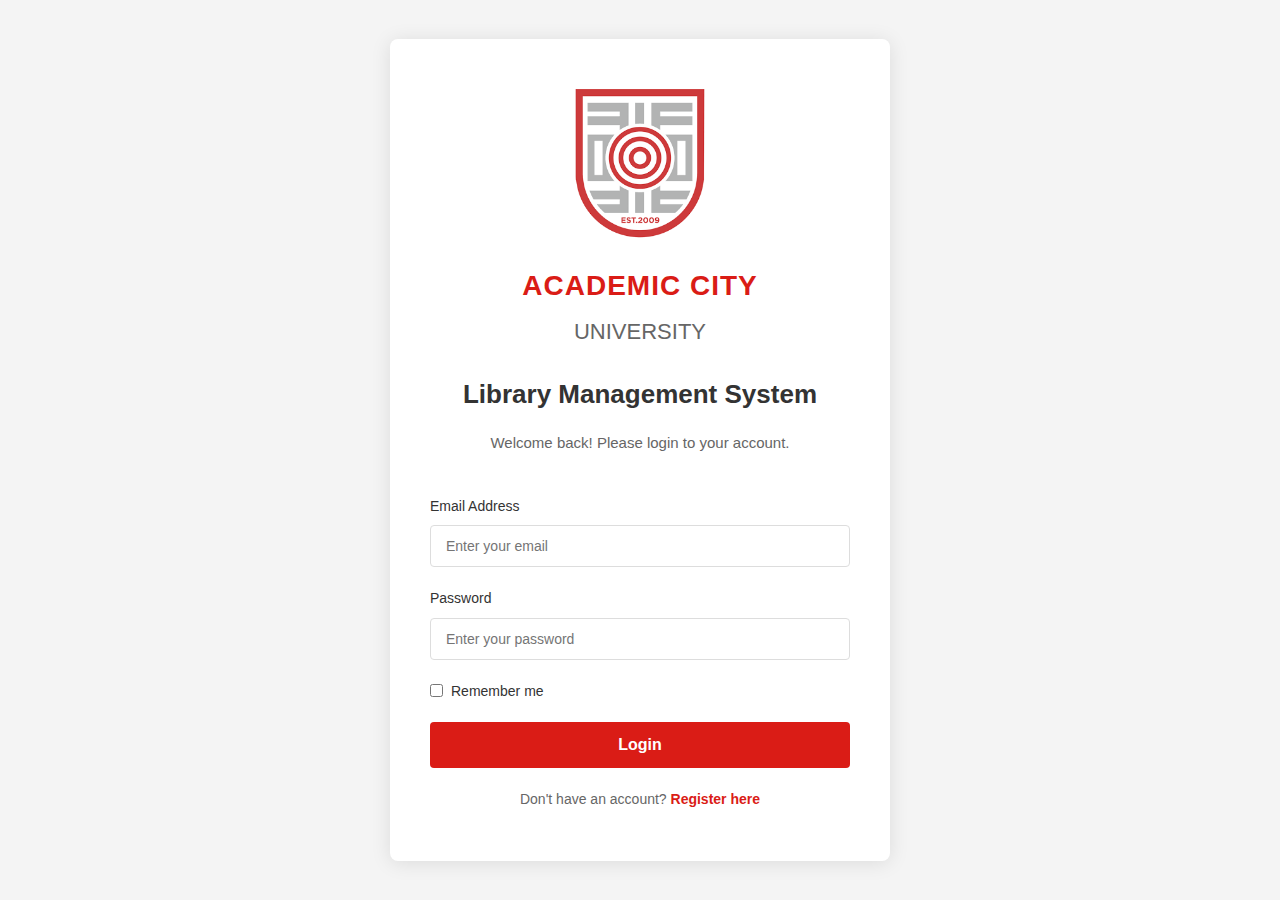
<file: index.html>
<!DOCTYPE html>
<html lang="en">
<head>
    <meta charset="UTF-8">
    <meta name="viewport" content="width=device-width, initial-scale=1.0">
    <title>Library Management System - Login</title>
    <link rel="stylesheet" href="css/styles.css">
</head>
<body class="auth-page">
    <div class="auth-container">
        <div class="auth-box auth-box-centered">
            <div class="auth-header-centered">
                <div class="logo-placeholder-centered">
                    <img src="images/go.png" alt="Academic City University Logo" class="logo-img">
                </div>
                <div class="auth-brand-centered">
                    <h1>ACADEMIC CITY</h1>
                    <h2>UNIVERSITY</h2>
                </div>
                <h1 class="page-title">Library Management System</h1>
                <p>Welcome back! Please login to your account.</p>
            </div>
            
            <form id="loginForm" class="auth-form">
                <div class="form-group">
                    <label for="email">Email Address</label>
                    <input type="email" id="email" placeholder="Enter your email" required>
                </div>
                
                <div class="form-group">
                    <label for="password">Password</label>
                    <input type="password" id="password" placeholder="Enter your password" required>
                </div>
                
                <div class="form-group checkbox-group">
                    <label>
                        <input type="checkbox" id="remember">
                        <span>Remember me</span>
                    </label>
                </div>
                
                <button type="submit" class="btn-primary">Login</button>
                
                <div class="auth-footer">
                    <p>Don't have an account? <a href="register.html">Register here</a></p>
                </div>
            </form>
            
            <div id="errorMessage" class="error-message" style="display: none;"></div>
        </div>
    </div>
    
    <script src="js/auth.js"></script>
</body>
</html>
</file>
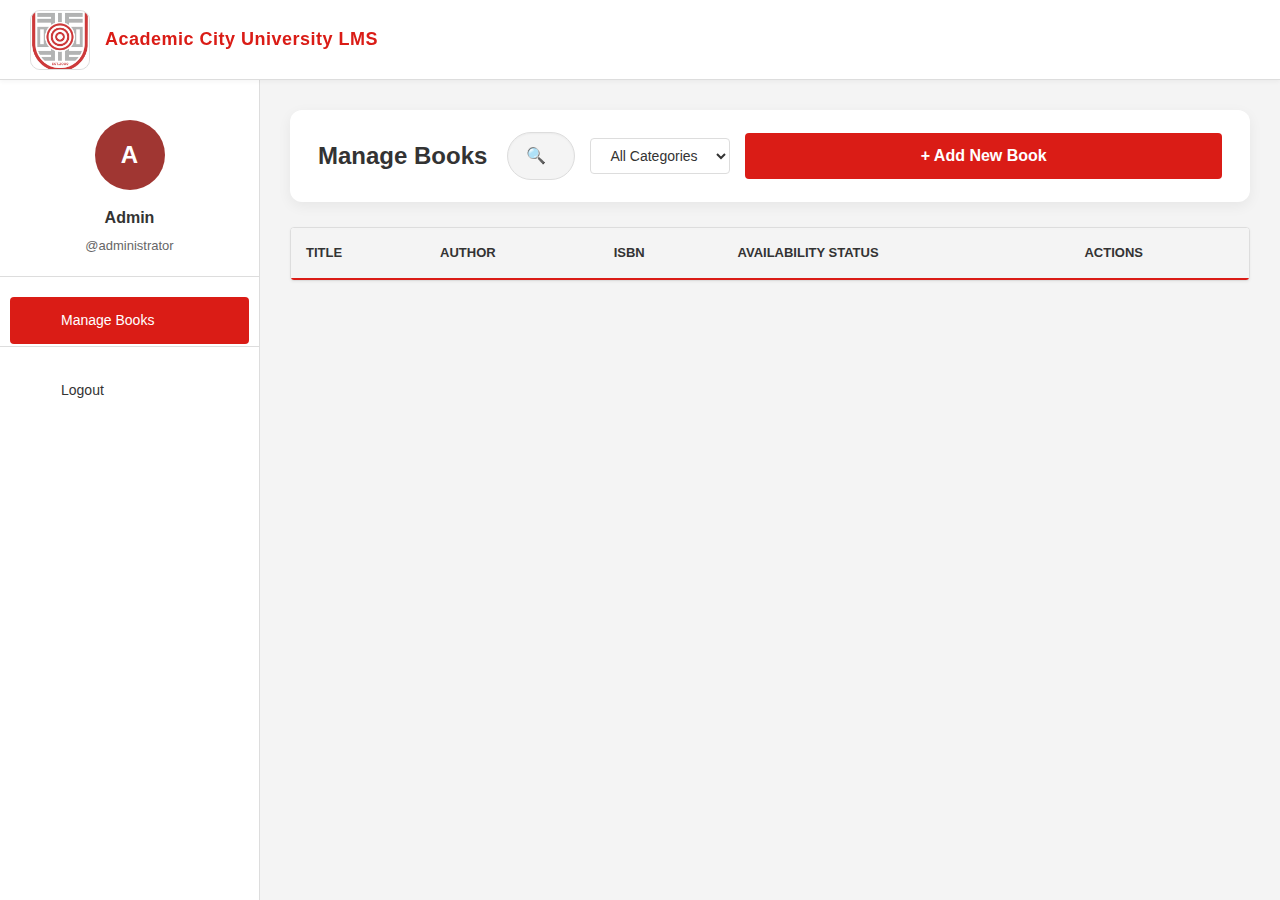
<file: admin-dashboard.html>
<!DOCTYPE html>
<html lang="en">
<head>
    <meta charset="UTF-8">
    <meta name="viewport" content="width=device-width, initial-scale=1.0">
    <title>Admin Dashboard - Library</title>
    <link rel="stylesheet" href="css/styles.css">
</head>
<body>
    <header class="app-brand-bar">
        <div class="app-brand-wrapper">
            <img src="images/go.png" alt="Academic City University logo" class="app-brand-logo">
            <h1 class="app-brand-title">Academic City University LMS</h1>
        </div>
    </header>
    <div class="dashboard">
        <!-- Sidebar -->
        <aside class="sidebar">
            <div class="profile-section">
                <div class="profile-avatar admin-avatar" id="userAvatar">
                    <span>A</span>
                </div>
                <h3 id="userName">Admin</h3>
                <p id="userEmail">@administrator</p>
            </div>
            
            <nav class="sidebar-nav">
                <a href="#" class="nav-item active">
                    <span class="icon"></span>
                    <span>Manage Books</span>
                </a>
            </nav>
            
            <div class="sidebar-footer">
                <a href="index.html" class="nav-item" id="logoutBtn">
                    <span class="icon"></span>
                    <span>Logout</span>
                </a>
            </div>
        </aside>
        
        <!-- Content Wrapper -->
        <div class="dashboard-content-wrapper">
            <!-- Main Content -->
            <main class="main-content admin-content">
                <header class="top-header">
                    <h1 style="font-size: 24px; font-weight: 600; color: var(--text-dark);">Manage Books</h1>
                    <div class="header-actions">
                        <div class="search-box">
                            <span class="search-icon">🔍</span>
                            <input type="text" id="adminSearch" placeholder="Search by title, author, ISBN...">
                        </div>
                        <select id="categoryFilter" class="filter-select">
                            <option value="">All Categories</option>
                            <option value="fiction">Fiction</option>
                            <option value="business">Business</option>
                            <option value="self-help">Self Help</option>
                            <option value="technology">Technology</option>
                        </select>
                        <button type="button" class="btn-primary" id="addBookBtn">+ Add New Book</button>
                    </div>
                </header>
                
                <!-- Books Management Section -->
                <section id="booksSection" class="admin-section">
                    <div class="books-table-container">
                        <table class="admin-table" id="booksTable">
                            <thead>
                                <tr>
                                    <th>Title</th>
                                    <th>Author</th>
                                    <th>ISBN</th>
                                    <th>Availability Status</th>
                                    <th>Actions</th>
                                </tr>
                            </thead>
                            <tbody id="booksTableBody">
                                <!-- Books will be loaded here -->
                            </tbody>
                        </table>
                    </div>
                </section>
            </main>
        </div>
    </div>
    
    <!-- Add/Edit Book Modal -->
    <div id="bookModal" class="modal">
        <div class="modal-content">
            <div class="modal-header">
                <h2 id="modalTitle">Add New Book</h2>
                <button class="close-btn" id="closeModal">&times;</button>
            </div>
            <form id="bookForm">
                <input type="hidden" id="bookId">
                <div class="form-group">
                    <label for="bookTitle">Title *</label>
                    <input type="text" id="bookTitle" required>
                </div>
                <div class="form-group">
                    <label for="bookAuthor">Author *</label>
                    <input type="text" id="bookAuthor" required>
                </div>
                <div class="form-group">
                    <label for="bookISBN">ISBN *</label>
                    <input type="text" id="bookISBN" required>
                </div>
                <div class="form-group">
                    <label for="bookCategory">Category</label>
                    <select id="bookCategory">
                        <option value="fiction">Fiction</option>
                        <option value="business">Business</option>
                        <option value="self-help">Self Help</option>
                        <option value="technology">Technology</option>
                    </select>
                </div>
                <div class="form-group">
                    <label for="totalCopies">Total Copies *</label>
                    <input type="number" id="totalCopies" min="1" value="1" required>
                </div>
                <div class="modal-actions">
                    <button type="button" class="btn-secondary" id="cancelBtn">Cancel</button>
                    <button type="submit" class="btn-primary">Save Book</button>
                </div>
            </form>
        </div>
    </div>
    
    <script src="js/auth.js"></script>
    <script src="js/admin.js"></script>

</body>
</html>
</file>
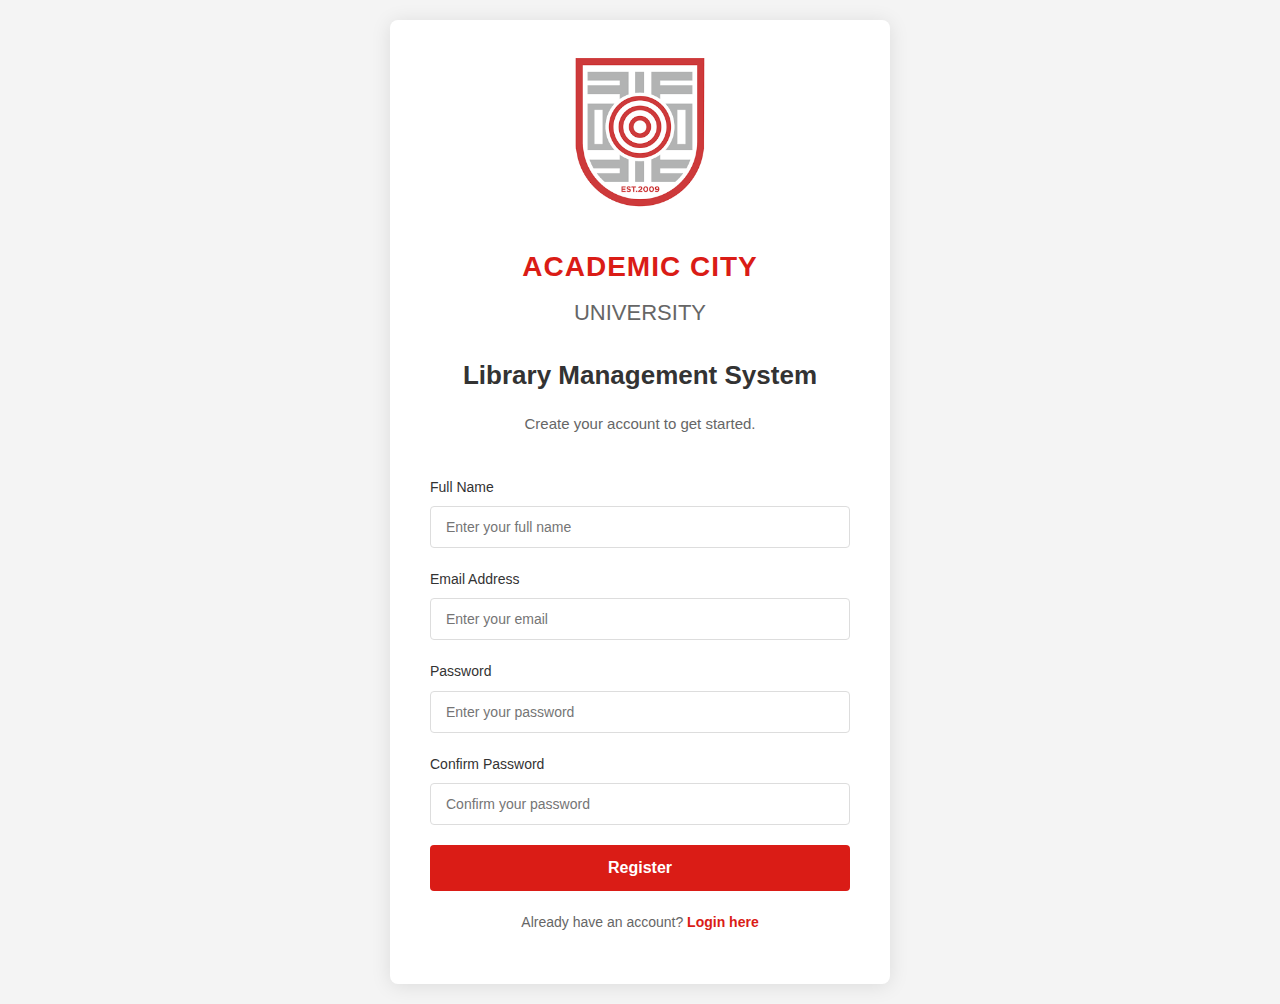
<file: register.html>
<!DOCTYPE html>
<html lang="en">
<head>
    <meta charset="UTF-8">
    <meta name="viewport" content="width=device-width, initial-scale=1.0">
    <title>Register - Library Management System</title>
    <link rel="stylesheet" href="css/styles.css">
</head>
<body class="auth-page">
    <div class="auth-container">
        <div class="auth-box auth-box-centered">
            <div class="auth-header-centered">
                <div class="logo-placeholder-centered">
                    <div class="logo-placeholder-centered">
                    <img src="images/go.png" alt="Academic City University Logo" class="logo-img">
                </div>
                </div>
                <div class="auth-brand-centered">
                    <h1>ACADEMIC CITY</h1>
                    <h2>UNIVERSITY</h2>
                </div>
                <h1 class="page-title">Library Management System</h1>
                <p>Create your account to get started.</p>
            </div>
            
            <form id="registerForm" class="auth-form">
                <div class="form-group">
                    <label for="name">Full Name</label>
                    <input type="text" id="name" placeholder="Enter your full name" required>
                </div>
                
                <div class="form-group">
                    <label for="email">Email Address</label>
                    <input type="email" id="email" placeholder="Enter your email" required>
                </div>
                
                <div class="form-group">
                    <label for="password">Password</label>
                    <input type="password" id="password" placeholder="Enter your password" required>
                </div>
                
                <div class="form-group">
                    <label for="confirmPassword">Confirm Password</label>
                    <input type="password" id="confirmPassword" placeholder="Confirm your password" required>
                </div>
                
                <button type="submit" class="btn-primary">Register</button>
                
                <div class="auth-footer">
                    <p>Already have an account? <a href="index.html">Login here</a></p>
                </div>
            </form>
            
            <div id="errorMessage" class="error-message" style="display: none;"></div>
            <div id="successMessage" class="success-message" style="display: none;"></div>
        </div>
    </div>
    
    <script src="js/auth.js"></script>
</body>
</html>
</file>
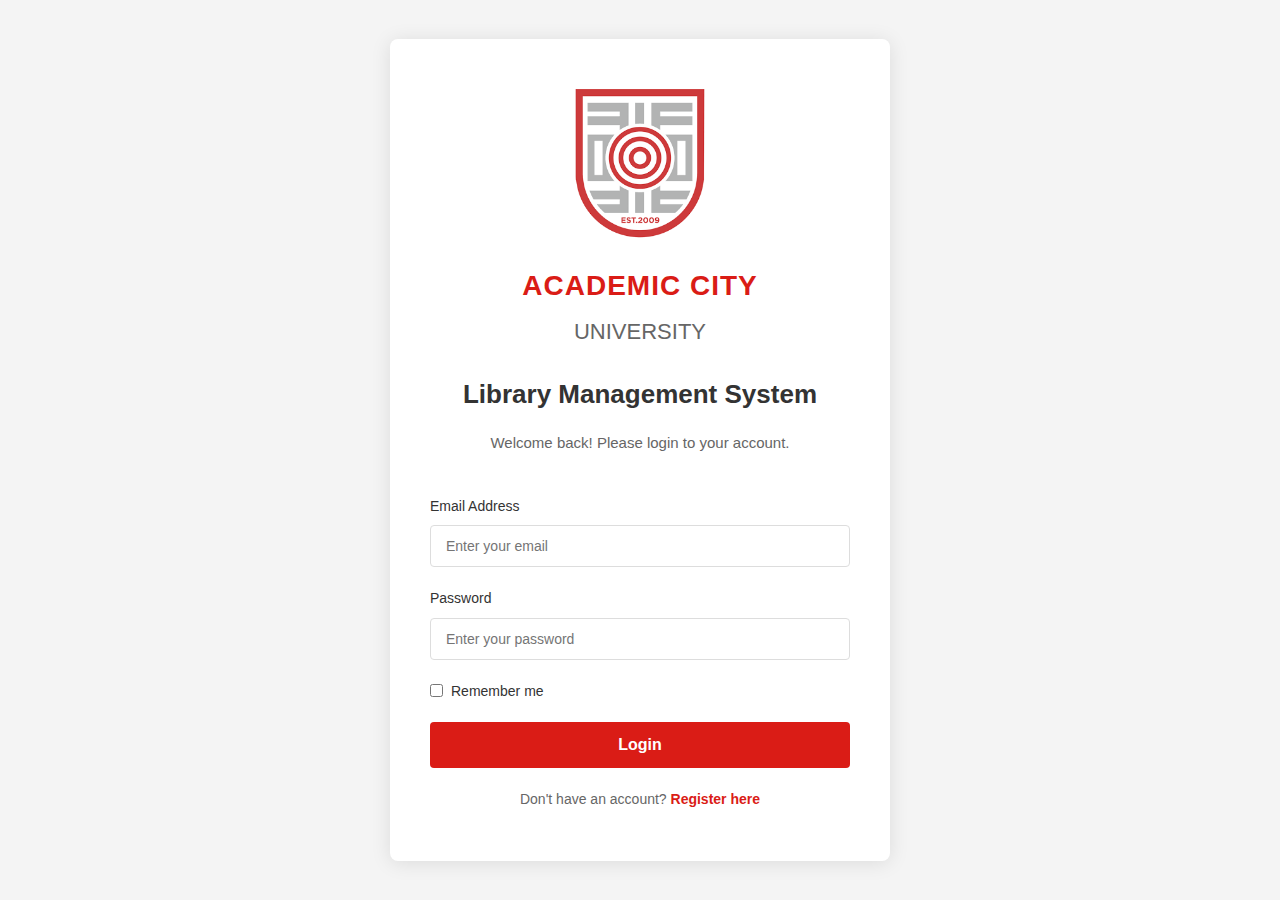
<file: student-dashboard.html>
<!DOCTYPE html>
<html lang="en">
<head>
    <meta charset="UTF-8">
    <meta name="viewport" content="width=device-width, initial-scale=1.0">
    <title>Student Dashboard - Library</title>
    <link rel="stylesheet" href="css/styles.css">
</head>
<body>
    <header class="app-brand-bar">
        <div class="app-brand-wrapper">
            <img src="images/go.png" alt="Academic City University logo" class="app-brand-logo">
            <h1 class="app-brand-title">Academic City University LMS</h1>
        </div>
    </header>
    <div class="dashboard">
        <!-- Sidebar -->
        <aside class="sidebar">
            <div class="profile-section">
                <div class="profile-avatar" id="userAvatar">
                    <span>U</span>
                </div>
                <h3 id="userName">Student Name</h3>
                <p id="userEmail">@student</p>
            </div>
            
            <nav class="sidebar-nav">
                <a href="#" class="nav-item active">
                    <span class="icon"></span>
                    <span>Book Store</span>
                </a>
            </nav>
            
            <div class="sidebar-footer">
                <a href="index.html" class="nav-item" id="logoutBtn">
                    <span class="icon"></span>
                    <span>Logout</span>
                </a>
            </div>
            
          
        </aside>
        
        <!-- Content Wrapper -->
        <div class="dashboard-content-wrapper">
            <!-- Main Content -->
            <main class="main-content">
                <header class="top-header">
                    <h1 style="font-size: 24px; font-weight: 600; color: var(--text-dark);">Available Books</h1>
                    <div class="header-actions">
                        <div class="search-box">
                            <span class="search-icon">🔍</span>
                            <input type="text" id="searchInput" placeholder="Search by title, author, ISBN...">
                        </div>
                        <select id="categoryFilter" class="filter-select">
                            <option value="">All Categories</option>
                            <option value="fiction">Fiction</option>
                            <option value="business">Business</option>
                            <option value="self-help">Self Help</option>
                            <option value="technology">Technology</option>
                        </select>
                    </div>
                </header>
                
                <!-- All Books Table -->
                <section class="your-books-section" style="margin-bottom: 30px;">
                    <div class="books-table-container">
                        <table class="admin-table" id="booksTable">
                            <thead>
                                <tr>
                                    <th>Title</th>
                                    <th>Author</th>
                                    <th>ISBN</th>
                                    <th>Category</th>
                                    <th>Availability Status</th>
                                    <th>Actions</th>
                                </tr>
                            </thead>
                            <tbody id="booksTableBody">
                                <!-- Books will be loaded here -->
                            </tbody>
                        </table>
                    </div>
                </section>
                
                <!-- Your Books Section -->
                <section class="your-books-section">
                    <div class="section-header">
                        <h2>Your Books</h2>
                        <div class="sort-dropdown">
                            <label>Sort by:</label>
                            <select id="sortSelect">
                                <option value="date">Date</option>
                                <option value="title">Title</option>
                                <option value="author">Author</option>
                            </select>
                        </div>
                    </div>
                    
                    <div class="borrowed-books-list" id="borrowedBooks">
                        <!-- Borrowed books will be loaded here -->
                    </div>
                </section>
            </main>
            
            <!-- Book Details Sidebar -->
            <aside class="book-details-sidebar" id="bookDetailsSidebar">
                <div class="book-details-content">
                    <h2>Book Details</h2>
                    <div id="bookDetailsContainer">
                        <p class="no-selection">Select a book to view details</p>
                    </div>
                </div>
            </aside>
        </div>
    </div>
    
    <script src="js/auth.js"></script>
    <script src="js/student.js"></script>
</body>
</html>
</file>
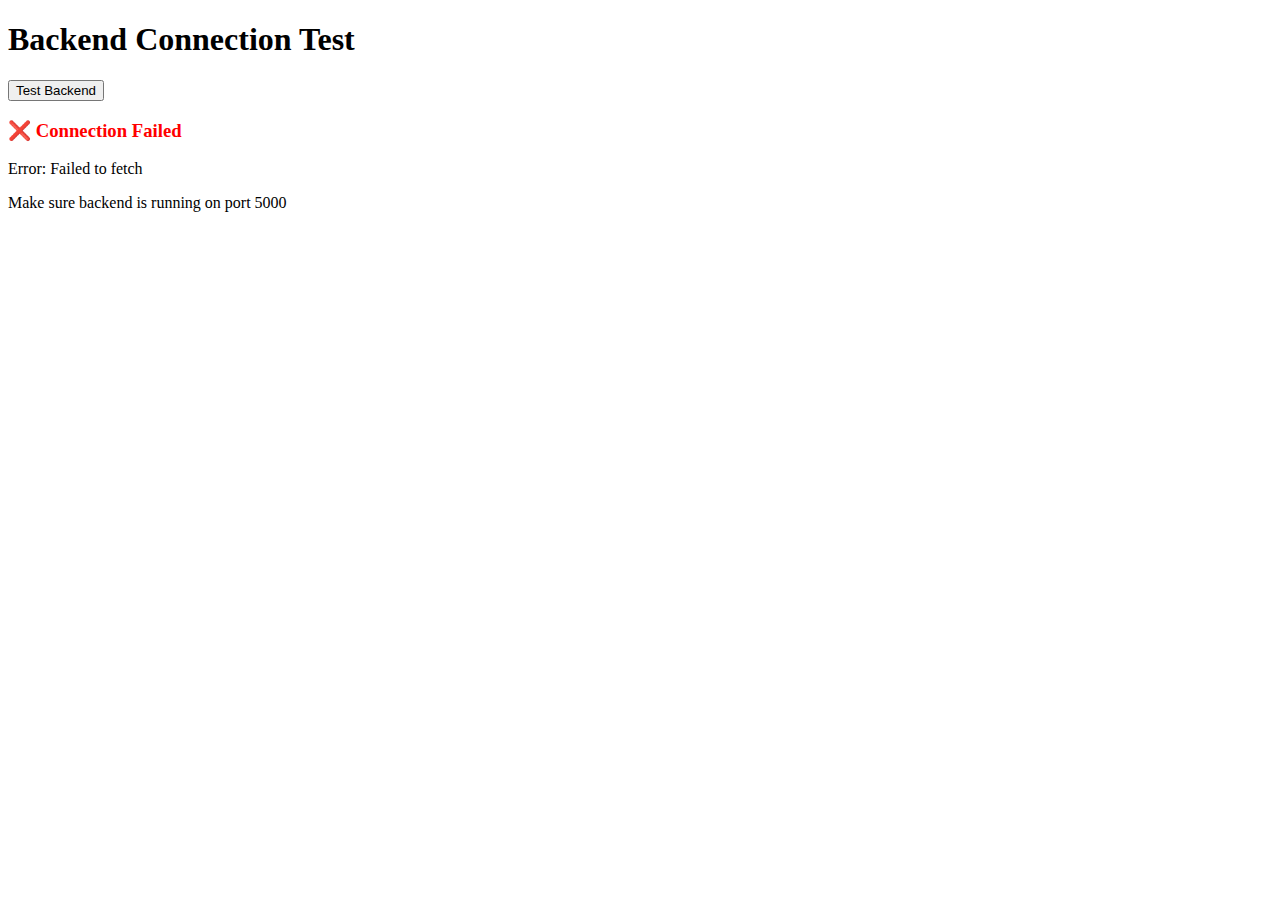
<file: test.html>
<!DOCTYPE html>
<html>
<head>
    <title>Test Backend Connection</title>
</head>
<body>
    <h1>Backend Connection Test</h1>
    <button onclick="testConnection()">Test Backend</button>
    <div id="result"></div>

    <script>
        async function testConnection() {
            const resultDiv = document.getElementById('result');
            resultDiv.innerHTML = 'Testing...';
            
            try {
                const response = await fetch('http://localhost:5000/health');
                const data = await response.json();
                
                resultDiv.innerHTML = `
                    <h3 style="color: green;">✅ Backend Connected!</h3>
                    <pre>${JSON.stringify(data, null, 2)}</pre>
                `;
                console.log('Backend data:', data);
            } catch (error) {
                resultDiv.innerHTML = `
                    <h3 style="color: red;">❌ Connection Failed</h3>
                    <p>Error: ${error.message}</p>
                    <p>Make sure backend is running on port 5000</p>
                `;
                console.error('Connection error:', error);
            }
        }
        
        // Test automatically when page loads
        window.onload = testConnection;
    </script>
</body>
</html>
</file>
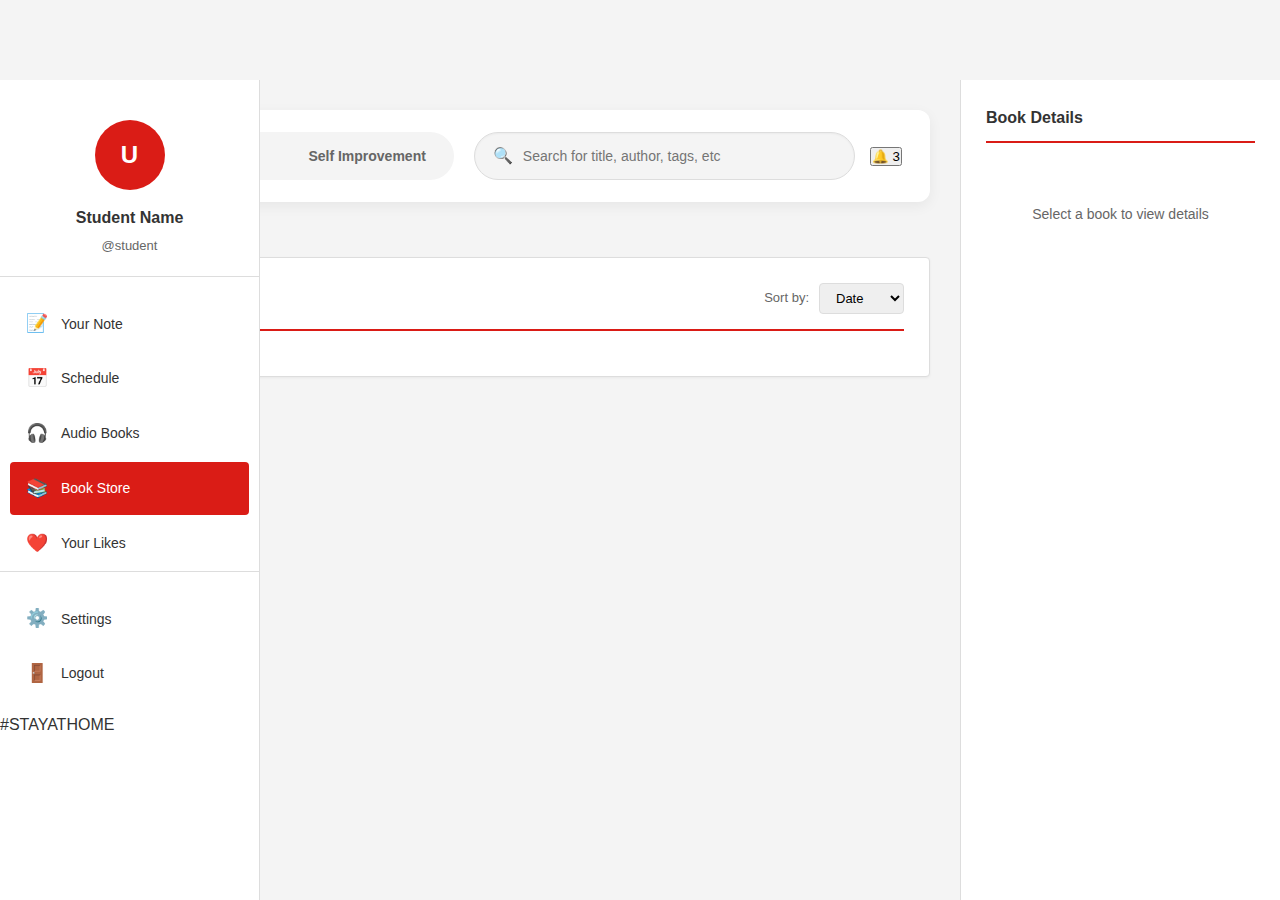
<file: frontend/student-dashboard.html>
<!DOCTYPE html>
<html lang="en">
<head>
    <meta charset="UTF-8">
    <meta name="viewport" content="width=device-width, initial-scale=1.0">
    <title>Student Dashboard - Library</title>
    <link rel="stylesheet" href="css/styles.css">
</head>
<body>
    <div class="dashboard">
        <!-- Sidebar -->
        <aside class="sidebar">
            <div class="profile-section">
                <div class="profile-avatar" id="userAvatar">
                    <span>U</span>
                </div>
                <h3 id="userName">Student Name</h3>
                <p id="userEmail">@student</p>
            </div>
            
            <nav class="sidebar-nav">
                <a href="#" class="nav-item">
                    <span class="icon">📝</span>
                    <span>Your Note</span>
                </a>
                <a href="#" class="nav-item">
                    <span class="icon">📅</span>
                    <span>Schedule</span>
                </a>
                <a href="#" class="nav-item">
                    <span class="icon">🎧</span>
                    <span>Audio Books</span>
                </a>
                <a href="#" class="nav-item active">
                    <span class="icon">📚</span>
                    <span>Book Store</span>
                </a>
                <a href="#" class="nav-item">
                    <span class="icon">❤️</span>
                    <span>Your Likes</span>
                </a>
            </nav>
            
            <div class="sidebar-footer">
                <a href="#" class="nav-item">
                    <span class="icon">⚙️</span>
                    <span>Settings</span>
                </a>
                <a href="#" class="nav-item" id="logoutBtn">
                    <span class="icon">🚪</span>
                    <span>Logout</span>
                </a>
            </div>
            
            <div class="stay-home-badge">
                #STAYATHOME
            </div>
        </aside>
        
        <!-- Main Content -->
        <main class="main-content">
            <header class="top-header">
                <div class="header-tabs">
                    <button class="tab-btn active" data-tab="popular">Popular</button>
                    <button class="tab-btn" data-tab="business">Business</button>
                    <button class="tab-btn" data-tab="improvement">Self Improvement</button>
                </div>
                
                <div class="header-actions">
                    <div class="search-box">
                        <span class="search-icon">🔍</span>
                        <input type="text" id="searchInput" placeholder="Search for title, author, tags, etc">
                    </div>
                    <button class="notification-btn">
                        <span class="bell-icon">🔔</span>
                        <span class="badge">3</span>
                    </button>
                </div>
            </header>
            
            <!-- Featured Books -->
            <section class="featured-books">
                <div class="book-grid" id="featuredBooks">
                    <!-- Books will be loaded here -->
                </div>
            </section>
            
            <!-- Your Books Section -->
            <section class="your-books-section">
                <div class="section-header">
                    <h2>Your Books</h2>
                    <div class="sort-dropdown">
                        <label>Sort by:</label>
                        <select id="sortSelect">
                            <option value="date">Date</option>
                            <option value="title">Title</option>
                            <option value="author">Author</option>
                        </select>
                    </div>
                </div>
                
                <div class="borrowed-books-list" id="borrowedBooks">
                    <!-- Borrowed books will be loaded here -->
                </div>
            </section>
        </main>
        
        <!-- Book Details Sidebar -->
        <aside class="book-details-sidebar" id="bookDetailsSidebar">
            <div class="book-details-content">
                <h2>Book Details</h2>
                <div id="bookDetailsContainer">
                    <p class="no-selection">Select a book to view details</p>
                </div>
            </div>
        </aside>
    </div>
    
    <script src="js/student.js"></script>
</body>
</html>
</file>
<file: css/styles.css>
/* Global Styles */
* {
    margin: 0;
    padding: 0;
    box-sizing: border-box;
}

:root {
    --primary-red: #da1c16;
    --dark-red: #a03632;
    --light-red: #d95550;
    --light-gray: #f4f4f4;
    --medium-gray: #e8e8e8;
    --dark-gray: #666;
    --text-dark: #333;
    --text-light: #666;
    --white: #ffffff;
    --border-color: #ddd;
    --sidebar-width: 260px;
}

body {
    font-family: -apple-system, BlinkMacSystemFont, 'Segoe UI', Roboto, Oxygen, Ubuntu, Cantarell, sans-serif;
    background-color: var(--light-gray);
    color: var(--text-dark);
    line-height: 1.6;
}

.app-brand-bar {
    position: fixed;
    top: 0;
    left: 0;
    right: 0;
    height: 80px;
    background: var(--white);
    border-bottom: 1px solid var(--border-color);
    display: flex;
    align-items: center;
    z-index: 1000;
    box-shadow: 0 2px 4px rgba(0,0,0,0.04);
}

.app-brand-wrapper {
    display: flex;
    align-items: center;
    gap: 15px;
    padding: 10px 30px;
}

.app-brand-logo {
    width: 60px;
    height: 60px;
    border-radius: 10px;
    object-fit: cover;
    border: 1px solid var(--border-color);
    background: var(--light-gray);
}

.app-brand-title {
    font-size: 18px;
    font-weight: 700;
    color: var(--primary-red);
    letter-spacing: 0.5px;
}

/* Auth Pages */
.auth-page {
    display: flex;
    align-items: center;
    justify-content: center;
    min-height: 100vh;
    background: var(--light-gray);
    padding: 20px;
}

.auth-container {
    width: 100%;
    max-width: 500px;
    background: var(--white);
    border-radius: 8px;
    box-shadow: 0 2px 20px rgba(0,0,0,0.1);
}

.auth-box-centered {
    padding: 50px 40px;
}

.auth-header-centered {
    text-align: center;
    margin-bottom: 40px;
}

.logo-placeholder-centered {
    width: 150px;
    height: 150px;
    margin: 0 auto 25px;
    display: flex;
    align-items: center;
    justify-content: center;
}

.logo-img {
    width: 100%;
    height: 100%;
    object-fit: contain;
}

.logo-icon {
    width: 140px;
    height: 140px;
    background: var(--white);
    border-radius: 50%;
    border: 8px solid var(--primary-red);
    display: flex;
    align-items: center;
    justify-content: center;
    position: relative;
}

.logo-icon::before {
    content: '';
    width: 40px;
    height: 40px;
    background: var(--primary-red);
    border-radius: 50%;
    border: 4px solid var(--white);
}

.auth-brand-centered {
    margin-bottom: 25px;
}

.auth-brand-centered h1 {
    font-size: 28px;
    font-weight: 700;
    color: var(--primary-red);
    margin-bottom: 5px;
    letter-spacing: 1px;
}

.auth-brand-centered h2 {
    font-size: 22px;
    font-weight: 400;
    color: var(--dark-gray);
    margin-bottom: 0;
}

.page-title {
    font-size: 26px;
    font-weight: 600;
    color: var(--text-dark);
    margin-bottom: 15px;
}

.auth-header-centered p {
    color: var(--text-light);
    font-size: 15px;
    margin-bottom: 0;
}

.auth-form .form-group {
    margin-bottom: 20px;
}

.auth-form label {
    display: block;
    margin-bottom: 8px;
    font-weight: 500;
    color: var(--text-dark);
    font-size: 14px;
}

.auth-form input[type="text"],
.auth-form input[type="email"],
.auth-form input[type="password"] {
    width: 100%;
    padding: 12px 15px;
    border: 1px solid var(--border-color);
    border-radius: 4px;
    font-size: 14px;
    transition: border-color 0.3s;
}

.auth-form input:focus {
    outline: none;
    border-color: var(--primary-red);
}

.checkbox-group label {
    display: flex;
    align-items: center;
    font-weight: normal;
}

.checkbox-group input[type="checkbox"] {
    margin-right: 8px;
}

.btn-primary {
    width: 100%;
    padding: 14px;
    background: var(--primary-red);
    color: var(--white);
    border: none;
    border-radius: 4px;
    font-size: 16px;
    font-weight: 600;
    cursor: pointer;
    transition: background 0.3s;
}

.btn-primary:hover {
    background: var(--dark-red);
}

.auth-footer {
    text-align: center;
    margin-top: 20px;
}

.auth-footer p {
    font-size: 14px;
    color: var(--text-light);
}

.auth-footer a {
    color: var(--primary-red);
    text-decoration: none;
    font-weight: 600;
}

.error-message {
    background: #fee;
    color: #c00;
    padding: 12px;
    border-radius: 4px;
    margin-top: 15px;
    font-size: 14px;
    border: 1px solid #fcc;
}

.success-message {
    background: #efe;
    color: #060;
    padding: 12px;
    border-radius: 4px;
    margin-top: 15px;
    font-size: 14px;
    border: 1px solid #cfc;
}

/* Top Navigation Bar */
.top-nav {
    background: var(--primary-red);
    color: var(--white);
    padding: 0;
    box-shadow: 0 2px 4px rgba(0,0,0,0.1);
    position: fixed;
    top: 0;
    left: 0;
    right: 0;
    z-index: 1000;
    height: 60px;
}

.nav-container {
    display: flex;
    align-items: center;
    justify-content: space-between;
    height: 100%;
    padding: 0 20px;
}

.nav-left {
    display: flex;
    align-items: center;
    gap: 30px;
}

.nav-brand {
    display: flex;
    align-items: center;
    gap: 12px;
    color: var(--white);
    text-decoration: none;
    font-weight: 600;
    font-size: 18px;
}

.nav-brand .logo {
    width: 40px;
    height: 40px;
    background: var(--white);
    border-radius: 4px;
    display: flex;
    align-items: center;
    justify-content: center;
    font-size: 20px;
}

.nav-links {
    display: flex;
    gap: 25px;
    list-style: none;
}

.nav-links a {
    color: var(--white);
    text-decoration: none;
    font-size: 14px;
    transition: opacity 0.2s;
}

.nav-links a:hover {
    opacity: 0.8;
}

.nav-right {
    display: flex;
    align-items: center;
    gap: 20px;
}

.nav-icon {
    position: relative;
    background: none;
    border: none;
    color: var(--white);
    font-size: 20px;
    cursor: pointer;
    padding: 8px;
}

.nav-icon .badge {
    position: absolute;
    top: 2px;
    right: 2px;
    background: #ffc107;
    color: var(--text-dark);
    font-size: 10px;
    padding: 2px 5px;
    border-radius: 10px;
    font-weight: 600;
}

.user-avatar {
    width: 36px;
    height: 36px;
    border-radius: 50%;
    background: var(--white);
    color: var(--primary-red);
    display: flex;
    align-items: center;
    justify-content: center;
    font-weight: 600;
    cursor: pointer;
}

/* Dashboard Layout */
.dashboard {
    display: flex;
    margin-top: 80px;
    min-height: calc(100vh - 80px);
}

.dashboard-content-wrapper {
    display: flex;
    flex: 1;
    margin-left: var(--sidebar-width);
}

/* Sidebar */
.sidebar {
    width: var(--sidebar-width);
    background: var(--white);
    padding: 20px 0;
    border-right: 1px solid var(--border-color);
    position: fixed;
    height: calc(100vh - 80px);
    overflow-y: auto;
    top: 80px;
}

.profile-section {
    text-align: center;
    padding: 20px;
    margin-bottom: 20px;
    border-bottom: 1px solid var(--border-color);
}

.profile-avatar {
    width: 70px;
    height: 70px;
    border-radius: 50%;
    background: var(--primary-red);
    color: var(--white);
    display: flex;
    align-items: center;
    justify-content: center;
    font-size: 24px;
    font-weight: 600;
    margin: 0 auto 15px;
}

.admin-avatar {
    background: var(--dark-red);
}

.profile-section h3 {
    font-size: 16px;
    margin-bottom: 5px;
    color: var(--text-dark);
    font-weight: 600;
}

.profile-section p {
    font-size: 13px;
    color: var(--text-light);
}

.sidebar-nav {
    flex: 1;
    padding: 0 10px;
}

.nav-item {
    display: flex;
    align-items: center;
    padding: 12px 15px;
    margin-bottom: 2px;
    border-radius: 4px;
    text-decoration: none;
    color: var(--text-dark);
    transition: background 0.2s;
    font-size: 14px;
}

.nav-item:hover {
    background: var(--light-gray);
}

.nav-item.active {
    background: var(--primary-red);
    color: var(--white);
}

.nav-item .icon {
    margin-right: 12px;
    font-size: 18px;
    width: 24px;
    text-align: center;
}

.sidebar-footer {
    margin-top: auto;
    padding: 20px 10px 10px;
    border-top: 1px solid var(--border-color);
}

/* Main Content */
.main-content {
    flex: 1;
    padding: 30px;
    background: var(--light-gray);
    min-width: 0; /* Allows flex item to shrink below content size */
}

/* Breadcrumb */
.breadcrumb {
    display: flex;
    align-items: center;
    gap: 8px;
    margin-bottom: 25px;
    font-size: 13px;
    color: var(--text-light);
}

.breadcrumb a {
    color: var(--primary-red);
    text-decoration: none;
}

.breadcrumb a:hover {
    text-decoration: underline;
}

.breadcrumb span {
    color: var(--text-light);
}

/* Content Header */
.content-header {
    background: var(--white);
    padding: 25px;
    border-radius: 4px;
    margin-bottom: 25px;
    box-shadow: 0 1px 3px rgba(0,0,0,0.05);
}

.content-header h1 {
    font-size: 24px;
    color: var(--text-dark);
    font-weight: 600;
    margin-bottom: 15px;
}

.top-header {
    display: flex;
    justify-content: space-between;
    align-items: center;
    gap: 20px;
    background: var(--white);
    padding: 22px 28px;
    border-radius: 12px;
    margin-bottom: 25px;
    box-shadow: 0 4px 14px rgba(0,0,0,0.06);
}

.header-tabs {
    display: flex;
    align-items: center;
    gap: 10px;
    background: var(--light-gray);
    padding: 6px;
    border-radius: 999px;
}

.tab-btn {
    border: none;
    background: transparent;
    padding: 10px 22px;
    border-radius: 999px;
    font-size: 14px;
    font-weight: 600;
    color: var(--text-light);
    cursor: pointer;
    transition: all 0.2s ease;
}

.tab-btn:hover {
    color: var(--text-dark);
}

.tab-btn.active {
    background: var(--primary-red);
    color: var(--white);
    box-shadow: 0 4px 10px rgba(193,66,62,0.25);
}

.header-actions {
    display: flex;
    align-items: center;
    gap: 15px;
    flex: 1;
    max-width: none;
    justify-content: flex-end;
}

.search-box {
    display: flex;
    align-items: center;
    background: var(--light-gray);
    padding: 10px 18px;
    border-radius: 999px;
    flex: 1;
    border: 1px solid var(--border-color);
    box-shadow: inset 0 1px 2px rgba(0,0,0,0.04);
}

.search-icon {
    margin-right: 10px;
    color: var(--text-light);
    font-size: 16px;
}

.search-box input {
    border: none;
    background: none;
    outline: none;
    width: 100%;
    font-size: 14px;
}

.filter-select {
    padding: 8px 15px;
    border: 1px solid var(--border-color);
    border-radius: 4px;
    font-size: 14px;
    cursor: pointer;
    background: var(--white);
    color: var(--text-dark);
}

/* Featured Books Grid */
.featured-books {
    margin-bottom: 30px;
}

.section-title {
    font-size: 18px;
    font-weight: 600;
    color: var(--text-dark);
    margin-bottom: 20px;
}

.book-grid {
    display: grid;
    grid-template-columns: repeat(auto-fill, minmax(200px, 1fr));
    gap: 20px;
}

.book-card {
    background: var(--white);
    border-radius: 4px;
    padding: 15px;
    cursor: pointer;
    transition: box-shadow 0.2s;
    border: 1px solid var(--border-color);
}

.book-card:hover {
    box-shadow: 0 4px 12px rgba(0,0,0,0.1);
}

.book-cover {
    width: 100%;
    height: 250px;
    background: var(--light-gray);
    border-radius: 4px;
    margin-bottom: 12px;
    display: flex;
    align-items: center;
    justify-content: center;
    font-size: 48px;
    overflow: hidden;
    border: 1px solid var(--border-color);
}

.book-cover img {
    width: 100%;
    height: 100%;
    object-fit: cover;
}

.book-card h3 {
    font-size: 15px;
    margin-bottom: 5px;
    color: var(--text-dark);
    font-weight: 600;
}

.book-card .author {
    font-size: 13px;
    color: var(--text-light);
    margin-bottom: 10px;
}

.availability-badge {
    display: inline-block;
    padding: 4px 10px;
    border-radius: 3px;
    font-size: 11px;
    font-weight: 600;
    text-transform: uppercase;
}

.available {
    background: #d4edda;
    color: #155724;
}

.unavailable {
    background: #f8d7da;
    color: #721c24;
}

/* Your Books Section */
.your-books-section {
    background: var(--white);
    border-radius: 4px;
    padding: 25px;
    border: 1px solid var(--border-color);
    box-shadow: 0 1px 3px rgba(0,0,0,0.05);
}

.section-header {
    display: flex;
    justify-content: space-between;
    align-items: center;
    margin-bottom: 20px;
    padding-bottom: 15px;
    border-bottom: 2px solid var(--primary-red);
}

.section-header h2 {
    font-size: 18px;
    color: var(--text-dark);
    font-weight: 600;
}

.sort-dropdown {
    display: flex;
    align-items: center;
    gap: 10px;
}

.sort-dropdown label {
    font-size: 13px;
    color: var(--text-light);
}

.sort-dropdown select {
    padding: 6px 12px;
    border: 1px solid var(--border-color);
    border-radius: 4px;
    font-size: 13px;
    cursor: pointer;
}

.borrowed-books-list {
    display: flex;
    flex-direction: column;
    gap: 12px;
}

.borrowed-book-item {
    display: flex;
    align-items: center;
    padding: 15px;
    background: var(--light-gray);
    border-radius: 4px;
    border: 1px solid var(--border-color);
    transition: background 0.2s;
}

.borrowed-book-item:hover {
    background: #e8e8e8;
}

.book-thumbnail {
    width: 60px;
    height: 80px;
    background: var(--white);
    border-radius: 4px;
    margin-right: 15px;
    flex-shrink: 0;
    display: flex;
    align-items: center;
    justify-content: center;
    overflow: hidden;
    border: 1px solid var(--border-color);
}

.book-thumbnail img {
    width: 100%;
    height: 100%;
    object-fit: cover;
}

.book-info {
    flex: 1;
}

.book-info h4 {
    font-size: 15px;
    margin-bottom: 3px;
    font-weight: 600;
}

.book-info .author {
    font-size: 13px;
    color: var(--text-light);
    margin-bottom: 8px;
}

.progress-bar {
    width: 200px;
    height: 6px;
    background: var(--border-color);
    border-radius: 3px;
    overflow: hidden;
    margin-right: 10px;
}

.progress-fill {
    height: 100%;
    background: var(--primary-red);
    transition: width 0.3s;
}

.book-actions {
    display: flex;
    align-items: center;
    gap: 10px;
}

.pages-info {
    font-size: 13px;
    color: var(--text-dark);
    font-weight: 600;
}

.btn-share {
    background: var(--light-gray);
    color: var(--text-dark);
    border: 1px solid var(--border-color);
    padding: 6px 12px;
    border-radius: 4px;
    font-size: 13px;
    cursor: pointer;
    display: flex;
    align-items: center;
    gap: 5px;
}

.btn-read {
    background: var(--primary-red);
    color: var(--white);
    border: none;
    padding: 6px 16px;
    border-radius: 4px;
    font-size: 13px;
    font-weight: 600;
    cursor: pointer;
}

.btn-read:hover {
    background: var(--dark-red);
}

/* Book Details Sidebar */
.book-details-sidebar {
    width: 320px;
    background: var(--white);
    padding: 25px;
    border-left: 1px solid var(--border-color);
    overflow-y: auto;
    flex-shrink: 0;
    height: calc(100vh - 80px);
}

.book-details-content h2 {
    font-size: 16px;
    margin-bottom: 20px;
    color: var(--text-dark);
    font-weight: 600;
    padding-bottom: 10px;
    border-bottom: 2px solid var(--primary-red);
}

.no-selection {
    text-align: center;
    color: var(--text-light);
    padding: 40px 20px;
    font-size: 14px;
}

.book-detail-cover {
    width: 100%;
    height: 280px;
    background: var(--light-gray);
    border-radius: 4px;
    margin-bottom: 20px;
    display: flex;
    align-items: center;
    justify-content: center;
    font-size: 60px;
    overflow: hidden;
    border: 1px solid var(--border-color);
}

.book-detail-cover img {
    width: 100%;
    height: 100%;
    object-fit: cover;
}

.book-detail-title {
    font-size: 20px;
    font-weight: 600;
    margin-bottom: 8px;
    color: var(--text-dark);
}

.book-detail-author {
    font-size: 14px;
    color: var(--text-light);
    margin-bottom: 15px;
}

.rating {
    display: flex;
    gap: 3px;
    margin-bottom: 20px;
}

.star {
    color: #ffc107;
    font-size: 16px;
}

.book-stats {
    display: flex;
    justify-content: space-around;
    margin-bottom: 20px;
    padding: 15px 0;
    border-top: 1px solid var(--border-color);
    border-bottom: 1px solid var(--border-color);
}

.stat {
    text-align: center;
}

.stat-value {
    font-size: 16px;
    font-weight: 600;
    color: var(--text-dark);
    display: block;
}

.stat-label {
    font-size: 11px;
    color: var(--text-light);
    text-transform: uppercase;
}

.book-description {
    font-size: 13px;
    line-height: 1.7;
    color: var(--text-dark);
    margin-bottom: 20px;
}

.btn-borrow {
    width: 100%;
    padding: 12px;
    background: var(--primary-red);
    color: var(--white);
    border: none;
    border-radius: 4px;
    font-size: 15px;
    font-weight: 600;
    cursor: pointer;
    display: flex;
    align-items: center;
    justify-content: center;
    gap: 8px;
}

.btn-borrow:hover {
    background: var(--dark-red);
}

.btn-borrow:disabled {
    background: var(--medium-gray);
    cursor: not-allowed;
    color: var(--text-light);
}

.btn-favorite {
    width: 48px;
    height: 48px;
    border-radius: 4px;
    border: 1px solid var(--border-color);
    background: var(--white);
    cursor: pointer;
    display: flex;
    align-items: center;
    justify-content: center;
    font-size: 20px;
}

/* Admin Dashboard */
.admin-content {
    max-width: 1400px;
}

.admin-header {
    display: flex;
    justify-content: space-between;
    align-items: center;
    margin-bottom: 25px;
}

.admin-header h1 {
    font-size: 24px;
    color: var(--text-dark);
    font-weight: 600;
}

.books-table-container {
    background: var(--white);
    border-radius: 4px;
    padding: 0;
    overflow-x: auto;
    border: 1px solid var(--border-color);
    box-shadow: 0 1px 3px rgba(0,0,0,0.05);
}

.admin-table {
    width: 100%;
    border-collapse: collapse;
}

.admin-table thead {
    background: var(--light-gray);
    border-bottom: 2px solid var(--primary-red);
}

.admin-table th {
    padding: 15px;
    text-align: left;
    font-size: 13px;
    font-weight: 600;
    color: var(--text-dark);
    text-transform: uppercase;
}

.admin-table td {
    padding: 15px;
    border-bottom: 1px solid var(--border-color);
    font-size: 14px;
}

.admin-table tbody tr:hover {
    background: var(--light-gray);
}

.btn-edit, .btn-delete, .btn-secondary {
    padding: 6px 12px;
    border: none;
    border-radius: 4px;
    font-size: 12px;
    cursor: pointer;
    margin-right: 5px;
    font-weight: 500;
}

.btn-edit {
    background: #e3f2fd;
    color: #1976d2;
}

.btn-edit:hover {
    background: #bbdefb;
}

.btn-delete {
    background: #ffebee;
    color: #c62828;
}

.btn-delete:hover {
    background: #ffcdd2;
}

.btn-secondary {
    background: var(--medium-gray);
    color: var(--text-dark);
}

.status-badge {
    padding: 4px 10px;
    border-radius: 3px;
    font-size: 11px;
    font-weight: 600;
    text-transform: uppercase;
}

.status-borrowed {
    background: #fff3cd;
    color: #856404;
}

.status-returned {
    background: #d4edda;
    color: #155724;
}

/* Modal */
.modal {
    display: none;
    position: fixed;
    top: 0;
    left: 0;
    width: 100%;
    height: 100%;
    background: rgba(0,0,0,0.5);
    z-index: 2000;
    align-items: center;
    justify-content: center;
}

.modal.active {
    display: flex;
}

.modal-content {
    background: var(--white);
    border-radius: 4px;
    width: 90%;
    max-width: 500px;
    max-height: 90vh;
    overflow-y: auto;
}

.modal-header {
    display: flex;
    justify-content: space-between;
    align-items: center;
    padding: 20px 25px;
    border-bottom: 2px solid var(--primary-red);
}

.modal-header h2 {
    font-size: 18px;
    font-weight: 600;
}

.close-btn {
    background: none;
    border: none;
    font-size: 24px;
    cursor: pointer;
    color: var(--text-light);
}

.modal-content form {
    padding: 25px;
}

.modal-content .form-group {
    margin-bottom: 20px;
}

.modal-content .form-group label {
    display: block;
    margin-bottom: 8px;
    font-weight: 500;
    color: var(--text-dark);
    font-size: 14px;
}

.modal-content .form-group input[type="text"],
.modal-content .form-group input[type="number"],
.modal-content .form-group select {
    width: 100%;
    padding: 12px 15px;
    border: 1px solid var(--border-color);
    border-radius: 4px;
    font-size: 14px;
    transition: border-color 0.3s;
}

.modal-content .form-group input:focus,
.modal-content .form-group select:focus {
    outline: none;
    border-color: var(--primary-red);
}

.modal-actions {
    display: flex;
    gap: 10px;
    margin-top: 25px;
}

.modal-actions button {
    flex: 1;
}

/* Responsive */
@media (max-width: 1200px) {
    .book-details-sidebar {
        display: none;
    }
    
    .dashboard-content-wrapper {
        flex-direction: column;
    }
}

@media (max-width: 768px) {
    .auth-container {
        max-width: 100%;
    }
    
    .auth-box-centered {
        padding: 40px 25px;
    }
    
    .logo-placeholder-centered {
        width: 120px;
        height: 120px;
    }
    
    .logo-img {
        width: 100%;
        height: 100%;
    }
    
    .logo-icon {
        width: 110px;
        height: 110px;
        border-width: 6px;
    }
    
    .logo-icon::before {
        width: 30px;
        height: 30px;
    }
    
    .auth-brand-centered h1 {
        font-size: 22px;
    }
    
    .auth-brand-centered h2 {
        font-size: 18px;
    }
    
    .page-title {
        font-size: 22px;
    }
    
    .sidebar {
        width: 220px;
    }
    
    .dashboard-content-wrapper {
        margin-left: 220px;
    }
    
    .main-content {
        padding: 20px;
    }
    
    .nav-links {
        display: none;
    }
    
    .book-grid {
        grid-template-columns: repeat(auto-fill, minmax(150px, 1fr));
    }
}
</file>
<file: frontend/css/styles.css>
/* Global Styles */
* {
    margin: 0;
    padding: 0;
    box-sizing: border-box;
}

:root {
    --primary-red: #da1c16;
    --dark-red: #a03632;
    --light-red: #d95550;
    --light-gray: #f4f4f4;
    --medium-gray: #e8e8e8;
    --dark-gray: #666;
    --text-dark: #333;
    --text-light: #666;
    --white: #ffffff;
    --border-color: #ddd;
    --sidebar-width: 260px;
}

body {
    font-family: -apple-system, BlinkMacSystemFont, 'Segoe UI', Roboto, Oxygen, Ubuntu, Cantarell, sans-serif;
    background-color: var(--light-gray);
    color: var(--text-dark);
    line-height: 1.6;
}

.app-brand-bar {
    position: fixed;
    top: 0;
    left: 0;
    right: 0;
    height: 80px;
    background: var(--white);
    border-bottom: 1px solid var(--border-color);
    display: flex;
    align-items: center;
    z-index: 1000;
    box-shadow: 0 2px 4px rgba(0,0,0,0.04);
}

.app-brand-wrapper {
    display: flex;
    align-items: center;
    gap: 15px;
    padding: 10px 30px;
}

.app-brand-logo {
    width: 60px;
    height: 60px;
    border-radius: 10px;
    object-fit: cover;
    border: 1px solid var(--border-color);
    background: var(--light-gray);
}

.app-brand-title {
    font-size: 18px;
    font-weight: 700;
    color: var(--primary-red);
    letter-spacing: 0.5px;
}

/* Auth Pages */
.auth-page {
    display: flex;
    align-items: center;
    justify-content: center;
    min-height: 100vh;
    background: var(--light-gray);
    padding: 20px;
}

.auth-container {
    width: 100%;
    max-width: 500px;
    background: var(--white);
    border-radius: 8px;
    box-shadow: 0 2px 20px rgba(0,0,0,0.1);
}

.auth-box-centered {
    padding: 50px 40px;
}

.auth-header-centered {
    text-align: center;
    margin-bottom: 40px;
}

.logo-placeholder-centered {
    width: 150px;
    height: 150px;
    margin: 0 auto 25px;
    display: flex;
    align-items: center;
    justify-content: center;
}

.logo-img {
    width: 100%;
    height: 100%;
    object-fit: contain;
}

.logo-icon {
    width: 140px;
    height: 140px;
    background: var(--white);
    border-radius: 50%;
    border: 8px solid var(--primary-red);
    display: flex;
    align-items: center;
    justify-content: center;
    position: relative;
}

.logo-icon::before {
    content: '';
    width: 40px;
    height: 40px;
    background: var(--primary-red);
    border-radius: 50%;
    border: 4px solid var(--white);
}

.auth-brand-centered {
    margin-bottom: 25px;
}

.auth-brand-centered h1 {
    font-size: 28px;
    font-weight: 700;
    color: var(--primary-red);
    margin-bottom: 5px;
    letter-spacing: 1px;
}

.auth-brand-centered h2 {
    font-size: 22px;
    font-weight: 400;
    color: var(--dark-gray);
    margin-bottom: 0;
}

.page-title {
    font-size: 26px;
    font-weight: 600;
    color: var(--text-dark);
    margin-bottom: 15px;
}

.auth-header-centered p {
    color: var(--text-light);
    font-size: 15px;
    margin-bottom: 0;
}

.auth-form .form-group {
    margin-bottom: 20px;
}

.auth-form label {
    display: block;
    margin-bottom: 8px;
    font-weight: 500;
    color: var(--text-dark);
    font-size: 14px;
}

.auth-form input[type="text"],
.auth-form input[type="email"],
.auth-form input[type="password"] {
    width: 100%;
    padding: 12px 15px;
    border: 1px solid var(--border-color);
    border-radius: 4px;
    font-size: 14px;
    transition: border-color 0.3s;
}

.auth-form input:focus {
    outline: none;
    border-color: var(--primary-red);
}

.checkbox-group label {
    display: flex;
    align-items: center;
    font-weight: normal;
}

.checkbox-group input[type="checkbox"] {
    margin-right: 8px;
}

.btn-primary {
    width: 100%;
    padding: 14px;
    background: var(--primary-red);
    color: var(--white);
    border: none;
    border-radius: 4px;
    font-size: 16px;
    font-weight: 600;
    cursor: pointer;
    transition: background 0.3s;
}

.btn-primary:hover {
    background: var(--dark-red);
}

.auth-footer {
    text-align: center;
    margin-top: 20px;
}

.auth-footer p {
    font-size: 14px;
    color: var(--text-light);
}

.auth-footer a {
    color: var(--primary-red);
    text-decoration: none;
    font-weight: 600;
}

.error-message {
    background: #fee;
    color: #c00;
    padding: 12px;
    border-radius: 4px;
    margin-top: 15px;
    font-size: 14px;
    border: 1px solid #fcc;
}

.success-message {
    background: #efe;
    color: #060;
    padding: 12px;
    border-radius: 4px;
    margin-top: 15px;
    font-size: 14px;
    border: 1px solid #cfc;
}

/* Top Navigation Bar */
.top-nav {
    background: var(--primary-red);
    color: var(--white);
    padding: 0;
    box-shadow: 0 2px 4px rgba(0,0,0,0.1);
    position: fixed;
    top: 0;
    left: 0;
    right: 0;
    z-index: 1000;
    height: 60px;
}

.nav-container {
    display: flex;
    align-items: center;
    justify-content: space-between;
    height: 100%;
    padding: 0 20px;
}

.nav-left {
    display: flex;
    align-items: center;
    gap: 30px;
}

.nav-brand {
    display: flex;
    align-items: center;
    gap: 12px;
    color: var(--white);
    text-decoration: none;
    font-weight: 600;
    font-size: 18px;
}

.nav-brand .logo {
    width: 40px;
    height: 40px;
    background: var(--white);
    border-radius: 4px;
    display: flex;
    align-items: center;
    justify-content: center;
    font-size: 20px;
}

.nav-links {
    display: flex;
    gap: 25px;
    list-style: none;
}

.nav-links a {
    color: var(--white);
    text-decoration: none;
    font-size: 14px;
    transition: opacity 0.2s;
}

.nav-links a:hover {
    opacity: 0.8;
}

.nav-right {
    display: flex;
    align-items: center;
    gap: 20px;
}

.nav-icon {
    position: relative;
    background: none;
    border: none;
    color: var(--white);
    font-size: 20px;
    cursor: pointer;
    padding: 8px;
}

.nav-icon .badge {
    position: absolute;
    top: 2px;
    right: 2px;
    background: #ffc107;
    color: var(--text-dark);
    font-size: 10px;
    padding: 2px 5px;
    border-radius: 10px;
    font-weight: 600;
}

.user-avatar {
    width: 36px;
    height: 36px;
    border-radius: 50%;
    background: var(--white);
    color: var(--primary-red);
    display: flex;
    align-items: center;
    justify-content: center;
    font-weight: 600;
    cursor: pointer;
}

/* Dashboard Layout */
.dashboard {
    display: flex;
    margin-top: 80px;
    min-height: calc(100vh - 80px);
}

.dashboard-content-wrapper {
    display: flex;
    flex: 1;
    margin-left: var(--sidebar-width);
}

/* Sidebar */
.sidebar {
    width: var(--sidebar-width);
    background: var(--white);
    padding: 20px 0;
    border-right: 1px solid var(--border-color);
    position: fixed;
    height: calc(100vh - 80px);
    overflow-y: auto;
    top: 80px;
}

.profile-section {
    text-align: center;
    padding: 20px;
    margin-bottom: 20px;
    border-bottom: 1px solid var(--border-color);
}

.profile-avatar {
    width: 70px;
    height: 70px;
    border-radius: 50%;
    background: var(--primary-red);
    color: var(--white);
    display: flex;
    align-items: center;
    justify-content: center;
    font-size: 24px;
    font-weight: 600;
    margin: 0 auto 15px;
}

.admin-avatar {
    background: var(--dark-red);
}

.profile-section h3 {
    font-size: 16px;
    margin-bottom: 5px;
    color: var(--text-dark);
    font-weight: 600;
}

.profile-section p {
    font-size: 13px;
    color: var(--text-light);
}

.sidebar-nav {
    flex: 1;
    padding: 0 10px;
}

.nav-item {
    display: flex;
    align-items: center;
    padding: 12px 15px;
    margin-bottom: 2px;
    border-radius: 4px;
    text-decoration: none;
    color: var(--text-dark);
    transition: background 0.2s;
    font-size: 14px;
}

.nav-item:hover {
    background: var(--light-gray);
}

.nav-item.active {
    background: var(--primary-red);
    color: var(--white);
}

.nav-item .icon {
    margin-right: 12px;
    font-size: 18px;
    width: 24px;
    text-align: center;
}

.sidebar-footer {
    margin-top: auto;
    padding: 20px 10px 10px;
    border-top: 1px solid var(--border-color);
}

/* Main Content */
.main-content {
    flex: 1;
    padding: 30px;
    background: var(--light-gray);
    min-width: 0; /* Allows flex item to shrink below content size */
}

/* Breadcrumb */
.breadcrumb {
    display: flex;
    align-items: center;
    gap: 8px;
    margin-bottom: 25px;
    font-size: 13px;
    color: var(--text-light);
}

.breadcrumb a {
    color: var(--primary-red);
    text-decoration: none;
}

.breadcrumb a:hover {
    text-decoration: underline;
}

.breadcrumb span {
    color: var(--text-light);
}

/* Content Header */
.content-header {
    background: var(--white);
    padding: 25px;
    border-radius: 4px;
    margin-bottom: 25px;
    box-shadow: 0 1px 3px rgba(0,0,0,0.05);
}

.content-header h1 {
    font-size: 24px;
    color: var(--text-dark);
    font-weight: 600;
    margin-bottom: 15px;
}

.top-header {
    display: flex;
    justify-content: space-between;
    align-items: center;
    gap: 20px;
    background: var(--white);
    padding: 22px 28px;
    border-radius: 12px;
    margin-bottom: 25px;
    box-shadow: 0 4px 14px rgba(0,0,0,0.06);
}

.header-tabs {
    display: flex;
    align-items: center;
    gap: 10px;
    background: var(--light-gray);
    padding: 6px;
    border-radius: 999px;
}

.tab-btn {
    border: none;
    background: transparent;
    padding: 10px 22px;
    border-radius: 999px;
    font-size: 14px;
    font-weight: 600;
    color: var(--text-light);
    cursor: pointer;
    transition: all 0.2s ease;
}

.tab-btn:hover {
    color: var(--text-dark);
}

.tab-btn.active {
    background: var(--primary-red);
    color: var(--white);
    box-shadow: 0 4px 10px rgba(193,66,62,0.25);
}

.header-actions {
    display: flex;
    align-items: center;
    gap: 15px;
    flex: 1;
    max-width: none;
    justify-content: flex-end;
}

.search-box {
    display: flex;
    align-items: center;
    background: var(--light-gray);
    padding: 10px 18px;
    border-radius: 999px;
    flex: 1;
    border: 1px solid var(--border-color);
    box-shadow: inset 0 1px 2px rgba(0,0,0,0.04);
}

.search-icon {
    margin-right: 10px;
    color: var(--text-light);
    font-size: 16px;
}

.search-box input {
    border: none;
    background: none;
    outline: none;
    width: 100%;
    font-size: 14px;
}

.filter-select {
    padding: 8px 15px;
    border: 1px solid var(--border-color);
    border-radius: 4px;
    font-size: 14px;
    cursor: pointer;
    background: var(--white);
    color: var(--text-dark);
}

/* Featured Books Grid */
.featured-books {
    margin-bottom: 30px;
}

.section-title {
    font-size: 18px;
    font-weight: 600;
    color: var(--text-dark);
    margin-bottom: 20px;
}

.book-grid {
    display: grid;
    grid-template-columns: repeat(auto-fill, minmax(200px, 1fr));
    gap: 20px;
}

.book-card {
    background: var(--white);
    border-radius: 4px;
    padding: 15px;
    cursor: pointer;
    transition: box-shadow 0.2s;
    border: 1px solid var(--border-color);
}

.book-card:hover {
    box-shadow: 0 4px 12px rgba(0,0,0,0.1);
}

.book-cover {
    width: 100%;
    height: 250px;
    background: var(--light-gray);
    border-radius: 4px;
    margin-bottom: 12px;
    display: flex;
    align-items: center;
    justify-content: center;
    font-size: 48px;
    overflow: hidden;
    border: 1px solid var(--border-color);
}

.book-cover img {
    width: 100%;
    height: 100%;
    object-fit: cover;
}

.book-card h3 {
    font-size: 15px;
    margin-bottom: 5px;
    color: var(--text-dark);
    font-weight: 600;
}

.book-card .author {
    font-size: 13px;
    color: var(--text-light);
    margin-bottom: 10px;
}

.availability-badge {
    display: inline-block;
    padding: 4px 10px;
    border-radius: 3px;
    font-size: 11px;
    font-weight: 600;
    text-transform: uppercase;
}

.available {
    background: #d4edda;
    color: #155724;
}

.unavailable {
    background: #f8d7da;
    color: #721c24;
}

/* Your Books Section */
.your-books-section {
    background: var(--white);
    border-radius: 4px;
    padding: 25px;
    border: 1px solid var(--border-color);
    box-shadow: 0 1px 3px rgba(0,0,0,0.05);
}

.section-header {
    display: flex;
    justify-content: space-between;
    align-items: center;
    margin-bottom: 20px;
    padding-bottom: 15px;
    border-bottom: 2px solid var(--primary-red);
}

.section-header h2 {
    font-size: 18px;
    color: var(--text-dark);
    font-weight: 600;
}

.sort-dropdown {
    display: flex;
    align-items: center;
    gap: 10px;
}

.sort-dropdown label {
    font-size: 13px;
    color: var(--text-light);
}

.sort-dropdown select {
    padding: 6px 12px;
    border: 1px solid var(--border-color);
    border-radius: 4px;
    font-size: 13px;
    cursor: pointer;
}

.borrowed-books-list {
    display: flex;
    flex-direction: column;
    gap: 12px;
}

.borrowed-book-item {
    display: flex;
    align-items: center;
    padding: 15px;
    background: var(--light-gray);
    border-radius: 4px;
    border: 1px solid var(--border-color);
    transition: background 0.2s;
}

.borrowed-book-item:hover {
    background: #e8e8e8;
}

.book-thumbnail {
    width: 60px;
    height: 80px;
    background: var(--white);
    border-radius: 4px;
    margin-right: 15px;
    flex-shrink: 0;
    display: flex;
    align-items: center;
    justify-content: center;
    overflow: hidden;
    border: 1px solid var(--border-color);
}

.book-thumbnail img {
    width: 100%;
    height: 100%;
    object-fit: cover;
}

.book-info {
    flex: 1;
}

.book-info h4 {
    font-size: 15px;
    margin-bottom: 3px;
    font-weight: 600;
}

.book-info .author {
    font-size: 13px;
    color: var(--text-light);
    margin-bottom: 8px;
}

.progress-bar {
    width: 200px;
    height: 6px;
    background: var(--border-color);
    border-radius: 3px;
    overflow: hidden;
    margin-right: 10px;
}

.progress-fill {
    height: 100%;
    background: var(--primary-red);
    transition: width 0.3s;
}

.book-actions {
    display: flex;
    align-items: center;
    gap: 10px;
}

.pages-info {
    font-size: 13px;
    color: var(--text-dark);
    font-weight: 600;
}

.btn-share {
    background: var(--light-gray);
    color: var(--text-dark);
    border: 1px solid var(--border-color);
    padding: 6px 12px;
    border-radius: 4px;
    font-size: 13px;
    cursor: pointer;
    display: flex;
    align-items: center;
    gap: 5px;
}

.btn-read {
    background: var(--primary-red);
    color: var(--white);
    border: none;
    padding: 6px 16px;
    border-radius: 4px;
    font-size: 13px;
    font-weight: 600;
    cursor: pointer;
}

.btn-read:hover {
    background: var(--dark-red);
}

/* Book Details Sidebar */
.book-details-sidebar {
    width: 320px;
    background: var(--white);
    padding: 25px;
    border-left: 1px solid var(--border-color);
    overflow-y: auto;
    flex-shrink: 0;
    height: calc(100vh - 80px);
}

.book-details-content h2 {
    font-size: 16px;
    margin-bottom: 20px;
    color: var(--text-dark);
    font-weight: 600;
    padding-bottom: 10px;
    border-bottom: 2px solid var(--primary-red);
}

.no-selection {
    text-align: center;
    color: var(--text-light);
    padding: 40px 20px;
    font-size: 14px;
}

.book-detail-cover {
    width: 100%;
    height: 280px;
    background: var(--light-gray);
    border-radius: 4px;
    margin-bottom: 20px;
    display: flex;
    align-items: center;
    justify-content: center;
    font-size: 60px;
    overflow: hidden;
    border: 1px solid var(--border-color);
}

.book-detail-cover img {
    width: 100%;
    height: 100%;
    object-fit: cover;
}

.book-detail-title {
    font-size: 20px;
    font-weight: 600;
    margin-bottom: 8px;
    color: var(--text-dark);
}

.book-detail-author {
    font-size: 14px;
    color: var(--text-light);
    margin-bottom: 15px;
}

.rating {
    display: flex;
    gap: 3px;
    margin-bottom: 20px;
}

.star {
    color: #ffc107;
    font-size: 16px;
}

.book-stats {
    display: flex;
    justify-content: space-around;
    margin-bottom: 20px;
    padding: 15px 0;
    border-top: 1px solid var(--border-color);
    border-bottom: 1px solid var(--border-color);
}

.stat {
    text-align: center;
}

.stat-value {
    font-size: 16px;
    font-weight: 600;
    color: var(--text-dark);
    display: block;
}

.stat-label {
    font-size: 11px;
    color: var(--text-light);
    text-transform: uppercase;
}

.book-description {
    font-size: 13px;
    line-height: 1.7;
    color: var(--text-dark);
    margin-bottom: 20px;
}

.btn-borrow {
    width: 100%;
    padding: 12px;
    background: var(--primary-red);
    color: var(--white);
    border: none;
    border-radius: 4px;
    font-size: 15px;
    font-weight: 600;
    cursor: pointer;
    display: flex;
    align-items: center;
    justify-content: center;
    gap: 8px;
}

.btn-borrow:hover {
    background: var(--dark-red);
}

.btn-borrow:disabled {
    background: var(--medium-gray);
    cursor: not-allowed;
    color: var(--text-light);
}

.btn-favorite {
    width: 48px;
    height: 48px;
    border-radius: 4px;
    border: 1px solid var(--border-color);
    background: var(--white);
    cursor: pointer;
    display: flex;
    align-items: center;
    justify-content: center;
    font-size: 20px;
}

/* Admin Dashboard */
.admin-content {
    max-width: 1400px;
}

.admin-header {
    display: flex;
    justify-content: space-between;
    align-items: center;
    margin-bottom: 25px;
}

.admin-header h1 {
    font-size: 24px;
    color: var(--text-dark);
    font-weight: 600;
}

.books-table-container {
    background: var(--white);
    border-radius: 4px;
    padding: 0;
    overflow-x: auto;
    border: 1px solid var(--border-color);
    box-shadow: 0 1px 3px rgba(0,0,0,0.05);
}

.admin-table {
    width: 100%;
    border-collapse: collapse;
}

.admin-table thead {
    background: var(--light-gray);
    border-bottom: 2px solid var(--primary-red);
}

.admin-table th {
    padding: 15px;
    text-align: left;
    font-size: 13px;
    font-weight: 600;
    color: var(--text-dark);
    text-transform: uppercase;
}

.admin-table td {
    padding: 15px;
    border-bottom: 1px solid var(--border-color);
    font-size: 14px;
}

.admin-table tbody tr:hover {
    background: var(--light-gray);
}

.btn-edit, .btn-delete, .btn-secondary {
    padding: 6px 12px;
    border: none;
    border-radius: 4px;
    font-size: 12px;
    cursor: pointer;
    margin-right: 5px;
    font-weight: 500;
}

.btn-edit {
    background: #e3f2fd;
    color: #1976d2;
}

.btn-edit:hover {
    background: #bbdefb;
}

.btn-delete {
    background: #ffebee;
    color: #c62828;
}

.btn-delete:hover {
    background: #ffcdd2;
}

.btn-secondary {
    background: var(--medium-gray);
    color: var(--text-dark);
}

.status-badge {
    padding: 4px 10px;
    border-radius: 3px;
    font-size: 11px;
    font-weight: 600;
    text-transform: uppercase;
}

.status-borrowed {
    background: #fff3cd;
    color: #856404;
}

.status-returned {
    background: #d4edda;
    color: #155724;
}

/* Modal */
.modal {
    display: none;
    position: fixed;
    top: 0;
    left: 0;
    width: 100%;
    height: 100%;
    background: rgba(0,0,0,0.5);
    z-index: 2000;
    align-items: center;
    justify-content: center;
}

.modal.active {
    display: flex;
}

.modal-content {
    background: var(--white);
    border-radius: 4px;
    width: 90%;
    max-width: 500px;
    max-height: 90vh;
    overflow-y: auto;
}

.modal-header {
    display: flex;
    justify-content: space-between;
    align-items: center;
    padding: 20px 25px;
    border-bottom: 2px solid var(--primary-red);
}

.modal-header h2 {
    font-size: 18px;
    font-weight: 600;
}

.close-btn {
    background: none;
    border: none;
    font-size: 24px;
    cursor: pointer;
    color: var(--text-light);
}

.modal-content form {
    padding: 25px;
}

.modal-content .form-group {
    margin-bottom: 20px;
}

.modal-content .form-group label {
    display: block;
    margin-bottom: 8px;
    font-weight: 500;
    color: var(--text-dark);
    font-size: 14px;
}

.modal-content .form-group input[type="text"],
.modal-content .form-group input[type="number"],
.modal-content .form-group select {
    width: 100%;
    padding: 12px 15px;
    border: 1px solid var(--border-color);
    border-radius: 4px;
    font-size: 14px;
    transition: border-color 0.3s;
}

.modal-content .form-group input:focus,
.modal-content .form-group select:focus {
    outline: none;
    border-color: var(--primary-red);
}

.modal-actions {
    display: flex;
    gap: 10px;
    margin-top: 25px;
}

.modal-actions button {
    flex: 1;
}

/* Responsive */
@media (max-width: 1200px) {
    .book-details-sidebar {
        display: none;
    }
    
    .dashboard-content-wrapper {
        flex-direction: column;
    }
}

@media (max-width: 768px) {
    .auth-container {
        max-width: 100%;
    }
    
    .auth-box-centered {
        padding: 40px 25px;
    }
    
    .logo-placeholder-centered {
        width: 120px;
        height: 120px;
    }
    
    .logo-img {
        width: 100%;
        height: 100%;
    }
    
    .logo-icon {
        width: 110px;
        height: 110px;
        border-width: 6px;
    }
    
    .logo-icon::before {
        width: 30px;
        height: 30px;
    }
    
    .auth-brand-centered h1 {
        font-size: 22px;
    }
    
    .auth-brand-centered h2 {
        font-size: 18px;
    }
    
    .page-title {
        font-size: 22px;
    }
    
    .sidebar {
        width: 220px;
    }
    
    .dashboard-content-wrapper {
        margin-left: 220px;
    }
    
    .main-content {
        padding: 20px;
    }
    
    .nav-links {
        display: none;
    }
    
    .book-grid {
        grid-template-columns: repeat(auto-fill, minmax(150px, 1fr));
    }
}
</file>
